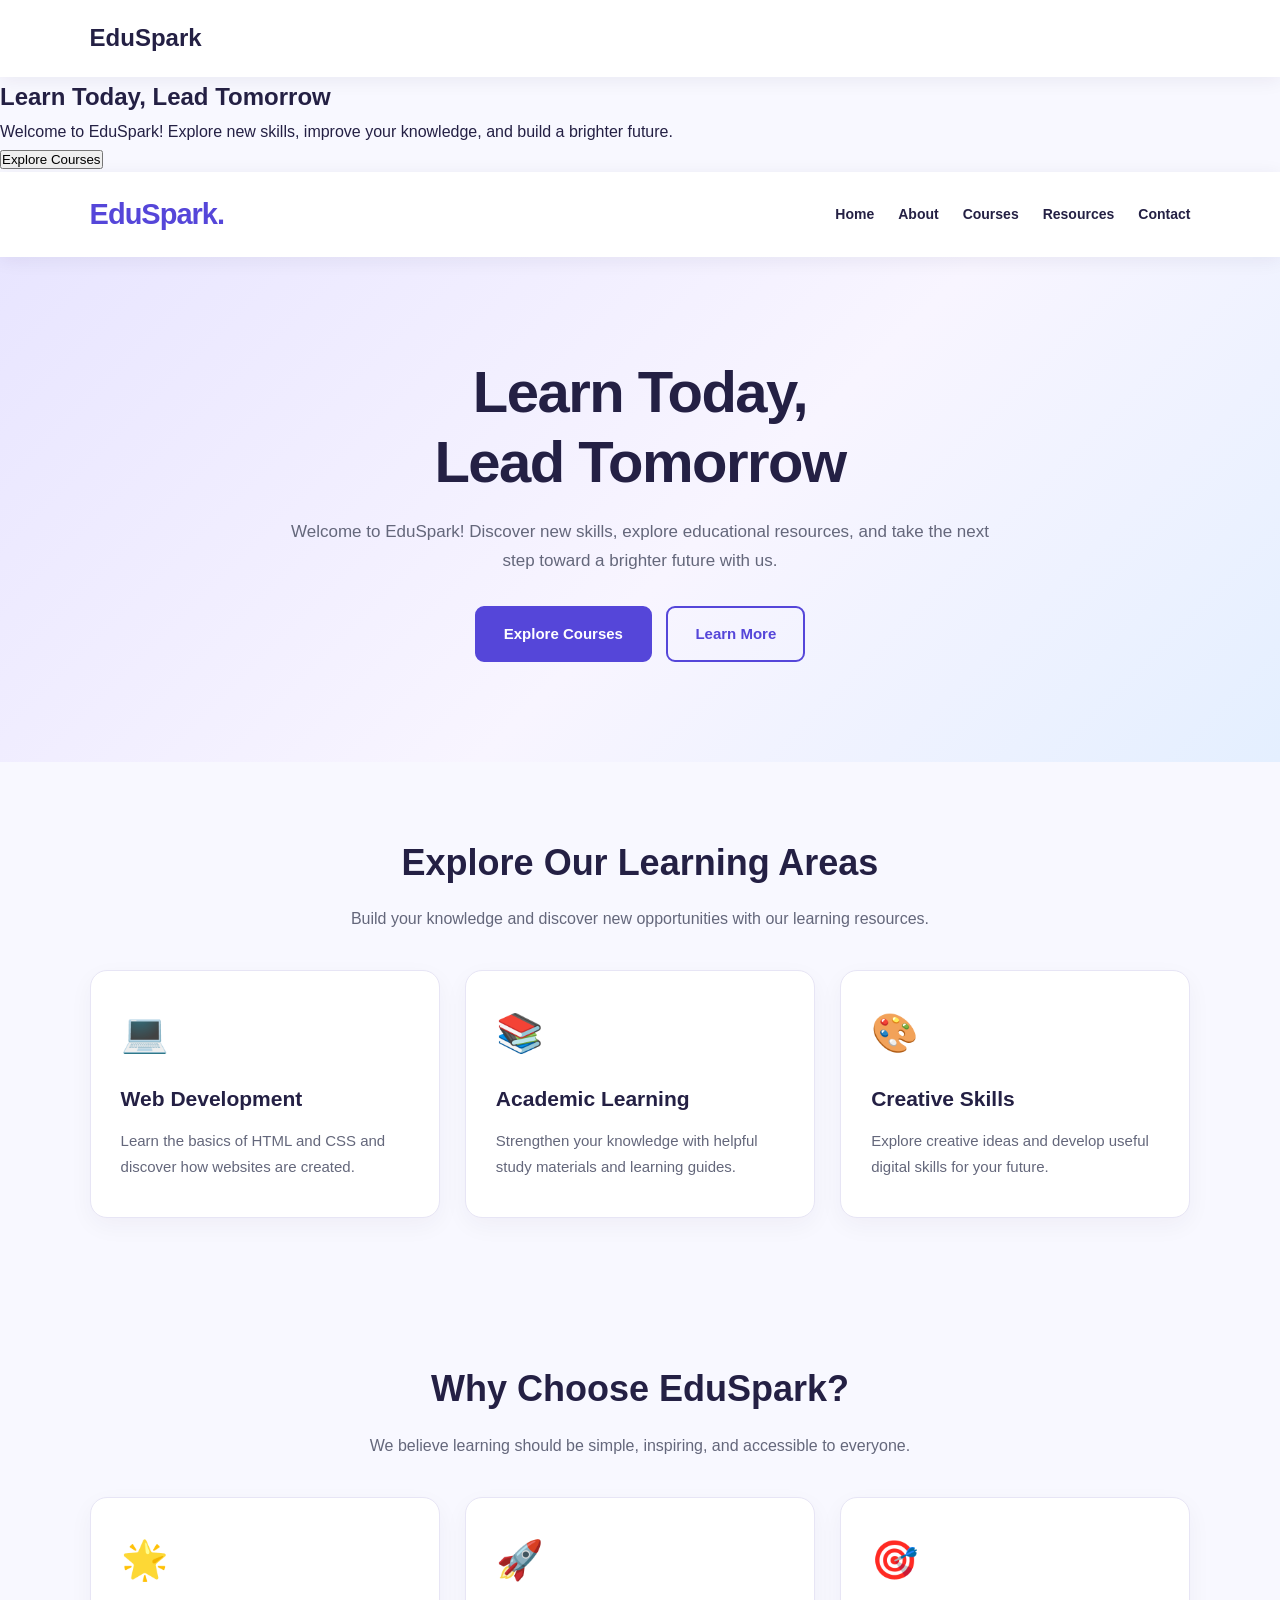
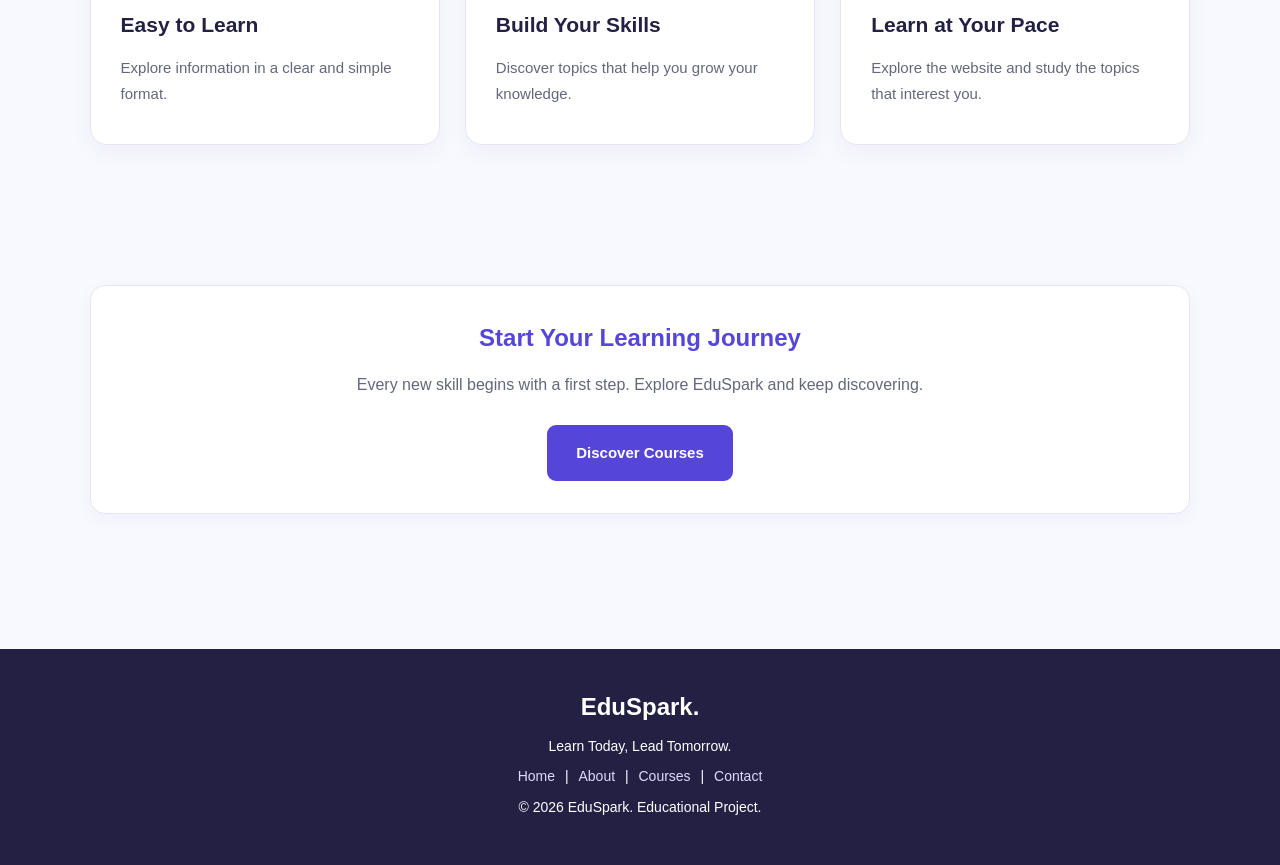
<file: index.html>
<!DOCTYPE html>
<html lang="en">
<head>
    <meta charset="UTF-8">
    <meta name="viewport" content="width=device-width, initial-scale=1.0">
    <title>EduSpark - Home</title>
    <link rel="stylesheet" href="style.css">
</head>
<body>

    <header>
        <h2>EduSpark</h2>
    </header>

    <section>
        <h1>Learn Today, Lead Tomorrow</h1>
        <p>
            Welcome to EduSpark! Explore new skills,
            improve your knowledge, and build a brighter future.
        </p>
        <button>Explore Courses</button>
    </section>

</body>
</html>

<!DOCTYPE html>
<html lang="en">
<head>
    <meta charset="UTF-8">
    <meta name="viewport" content="width=device-width, initial-scale=1.0">
    <title>EduSpark | Learn Today, Lead Tomorrow</title>
    <link rel="stylesheet" href="style.css">
</head>
<body>

    <!-- Navigation Bar -->
    <header>
        <a href="index.html" class="logo">EduSpark.</a>

        <nav>
            <a href="index.html">Home</a>
            <a href="about.html">About</a>
            <a href="courses.html">Courses</a>
            <a href="resources.html">Resources</a>
            <a href="contact.html">Contact</a>
        </nav>
    </header>

    <!-- Welcome Section -->
    <section class="hero">
        <h1>Learn Today,<br>Lead Tomorrow</h1>

        <p>
            Welcome to EduSpark! Discover new skills, explore
            educational resources, and take the next step toward
            a brighter future with us.
        </p>

        <a href="courses.html" class="button">Explore Courses</a>
        <a href="about.html" class="button button-light">Learn More</a>
    </section>

    <!-- Courses Section -->
    <section class="section">
        <div class="container">
            <h2 class="section-title">Explore Our Learning Areas</h2>

            <p class="section-intro">
                Build your knowledge and discover new opportunities
                with our learning resources.
            </p>

            <div class="cards">
                <div class="card">
                    <div class="icon">💻</div>
                    <h3>Web Development</h3>
                    <p>
                        Learn the basics of HTML and CSS and discover
                        how websites are created.
                    </p>
                </div>

                <div class="card">
                    <div class="icon">📚</div>
                    <h3>Academic Learning</h3>
                    <p>
                        Strengthen your knowledge with helpful study
                        materials and learning guides.
                    </p>
                </div>

                <div class="card">
                    <div class="icon">🎨</div>
                    <h3>Creative Skills</h3>
                    <p>
                        Explore creative ideas and develop useful
                        digital skills for your future.
                    </p>
                </div>
            </div>
        </div>
    </section>

    <!-- Why Choose Us -->
    <section class="section">
        <div class="container">
            <h2 class="section-title">Why Choose EduSpark?</h2>

            <p class="section-intro">
                We believe learning should be simple, inspiring,
                and accessible to everyone.
            </p>

            <div class="cards">
                <div class="card">
                    <div class="icon">🌟</div>
                    <h3>Easy to Learn</h3>
                    <p>Explore information in a clear and simple format.</p>
                </div>

                <div class="card">
                    <div class="icon">🚀</div>
                    <h3>Build Your Skills</h3>
                    <p>Discover topics that help you grow your knowledge.</p>
                </div>

                <div class="card">
                    <div class="icon">🎯</div>
                    <h3>Learn at Your Pace</h3>
                    <p>Explore the website and study the topics that interest you.</p>
                </div>
            </div>
        </div>
    </section>

    <!-- Call to Action -->
    <section class="section">
        <div class="container">
            <div class="content-box" style="text-align:center;">
                <h2>Start Your Learning Journey</h2>
                <p>
                    Every new skill begins with a first step.
                    Explore EduSpark and keep discovering.
                </p>
                <br>
                <a href="courses.html" class="button">Discover Courses</a>
            </div>
        </div>
    </section>

    <!-- Footer -->
    <footer>
        <h2>EduSpark.</h2>
        <p>Learn Today, Lead Tomorrow.</p>
        <p>
            <a href="index.html">Home</a> |
            <a href="about.html">About</a> |
            <a href="courses.html">Courses</a> |
            <a href="contact.html">Contact</a>
        </p>
        <p>&copy; 2026 EduSpark. Educational Project.</p>
    </footer>

</body>
</html>
</file>
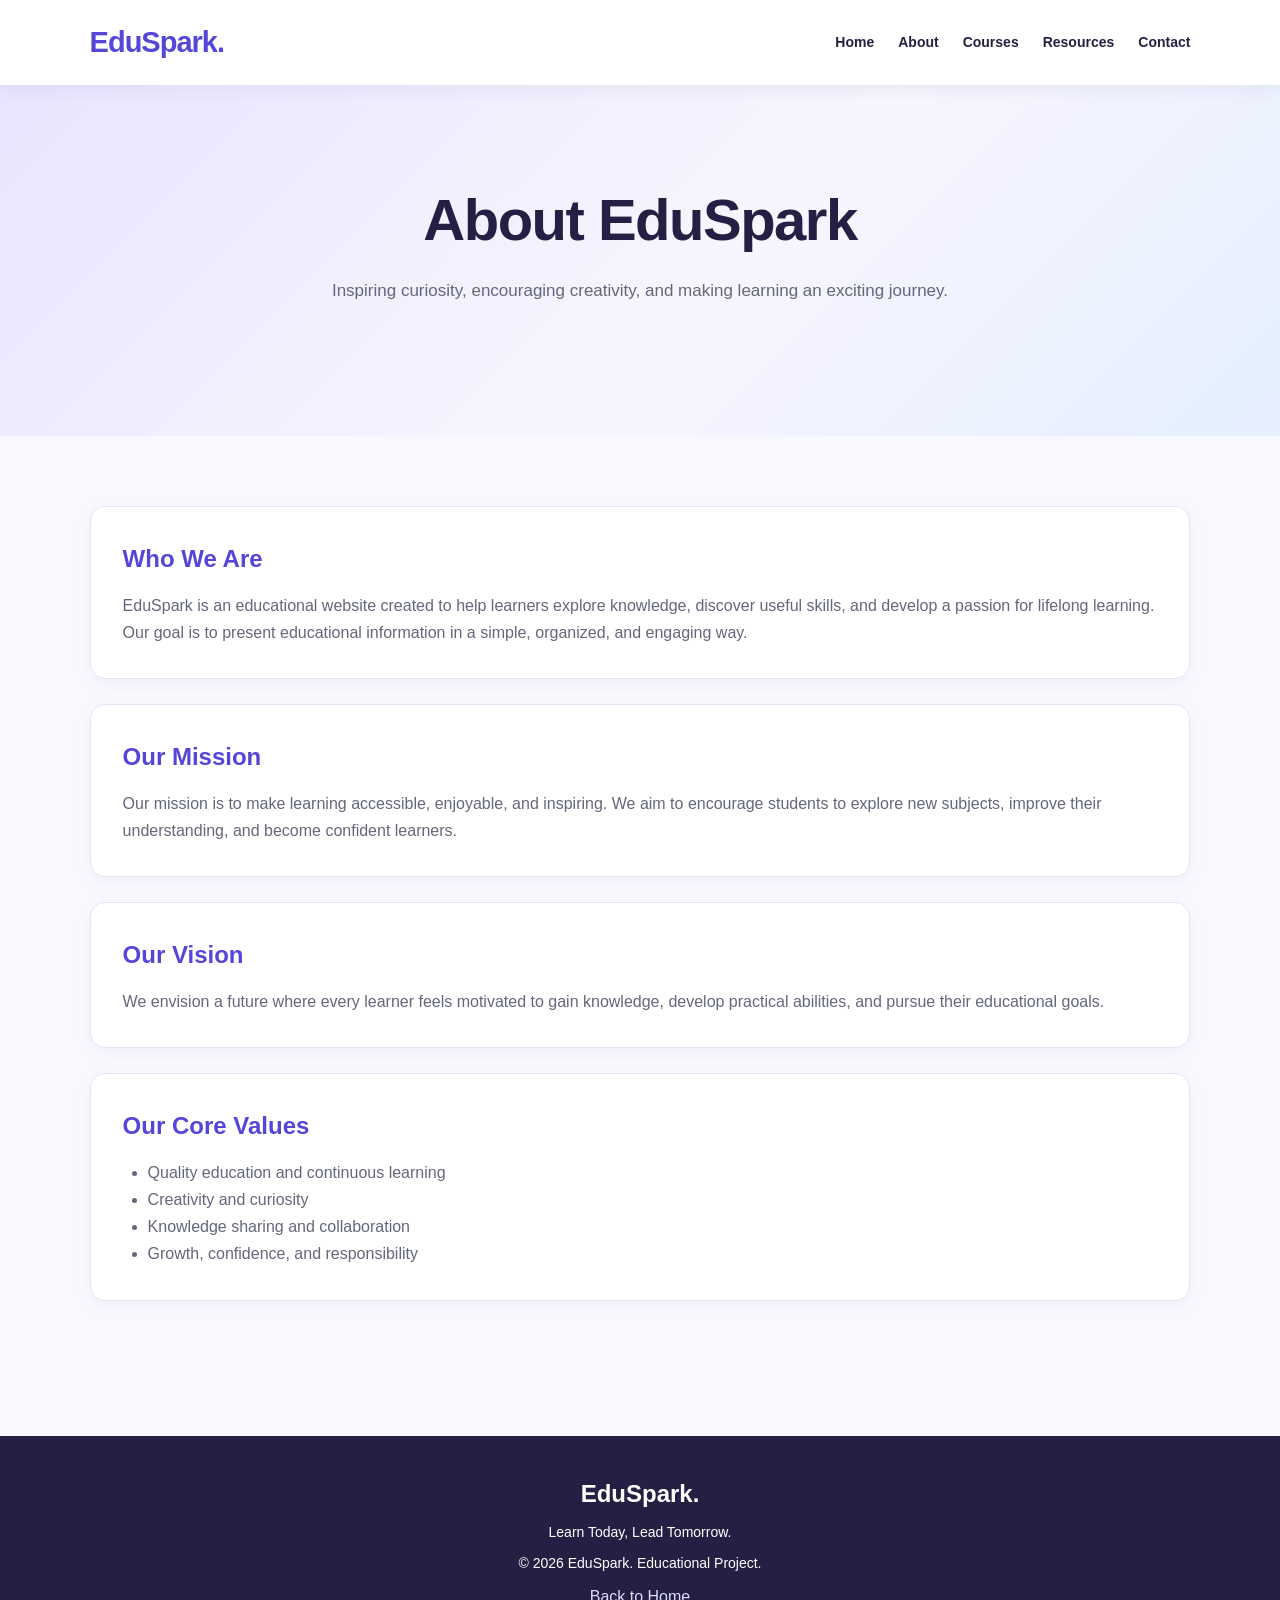
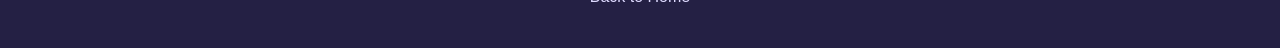
<file: about.html>
<!DOCTYPE html>
<html lang="en">
<head>
    <meta charset="UTF-8">
    <meta name="viewport" content="width=device-width, initial-scale=1.0">
    <title>About Us | EduSpark</title>
    <link rel="stylesheet" href="style.css">
</head>
<body>

    <header>
        <a href="index.html" class="logo">EduSpark.</a>
        <nav>
            <a href="index.html">Home</a>
            <a href="about.html">About</a>
            <a href="courses.html">Courses</a>
            <a href="resources.html">Resources</a>
            <a href="contact.html">Contact</a>
        </nav>
    </header>

    <section class="hero">
        <h1>About EduSpark</h1>
        <p>
            Inspiring curiosity, encouraging creativity,
            and making learning an exciting journey.
        </p>
    </section>

    <section class="section">
        <div class="container">
            <div class="content-box">
                <h2>Who We Are</h2>
                <p>
                    EduSpark is an educational website created to help
                    learners explore knowledge, discover useful skills,
                    and develop a passion for lifelong learning.
                    Our goal is to present educational information
                    in a simple, organized, and engaging way.
                </p>
            </div>

            <div class="content-box">
                <h2>Our Mission</h2>
                <p>
                    Our mission is to make learning accessible,
                    enjoyable, and inspiring. We aim to encourage
                    students to explore new subjects, improve their
                    understanding, and become confident learners.
                </p>
            </div>

            <div class="content-box">
                <h2>Our Vision</h2>
                <p>
                    We envision a future where every learner feels
                    motivated to gain knowledge, develop practical
                    abilities, and pursue their educational goals.
                </p>
            </div>

            <div class="content-box">
                <h2>Our Core Values</h2>
                <ul>
                    <li>Quality education and continuous learning</li>
                    <li>Creativity and curiosity</li>
                    <li>Knowledge sharing and collaboration</li>
                    <li>Growth, confidence, and responsibility</li>
                </ul>
            </div>
        </div>
    </section>

    <footer>
        <h2>EduSpark.</h2>
        <p>Learn Today, Lead Tomorrow.</p>
        <p>&copy; 2026 EduSpark. Educational Project.</p>
        <a href="index.html">Back to Home</a>
    </footer>

</body>
</html>
</file>
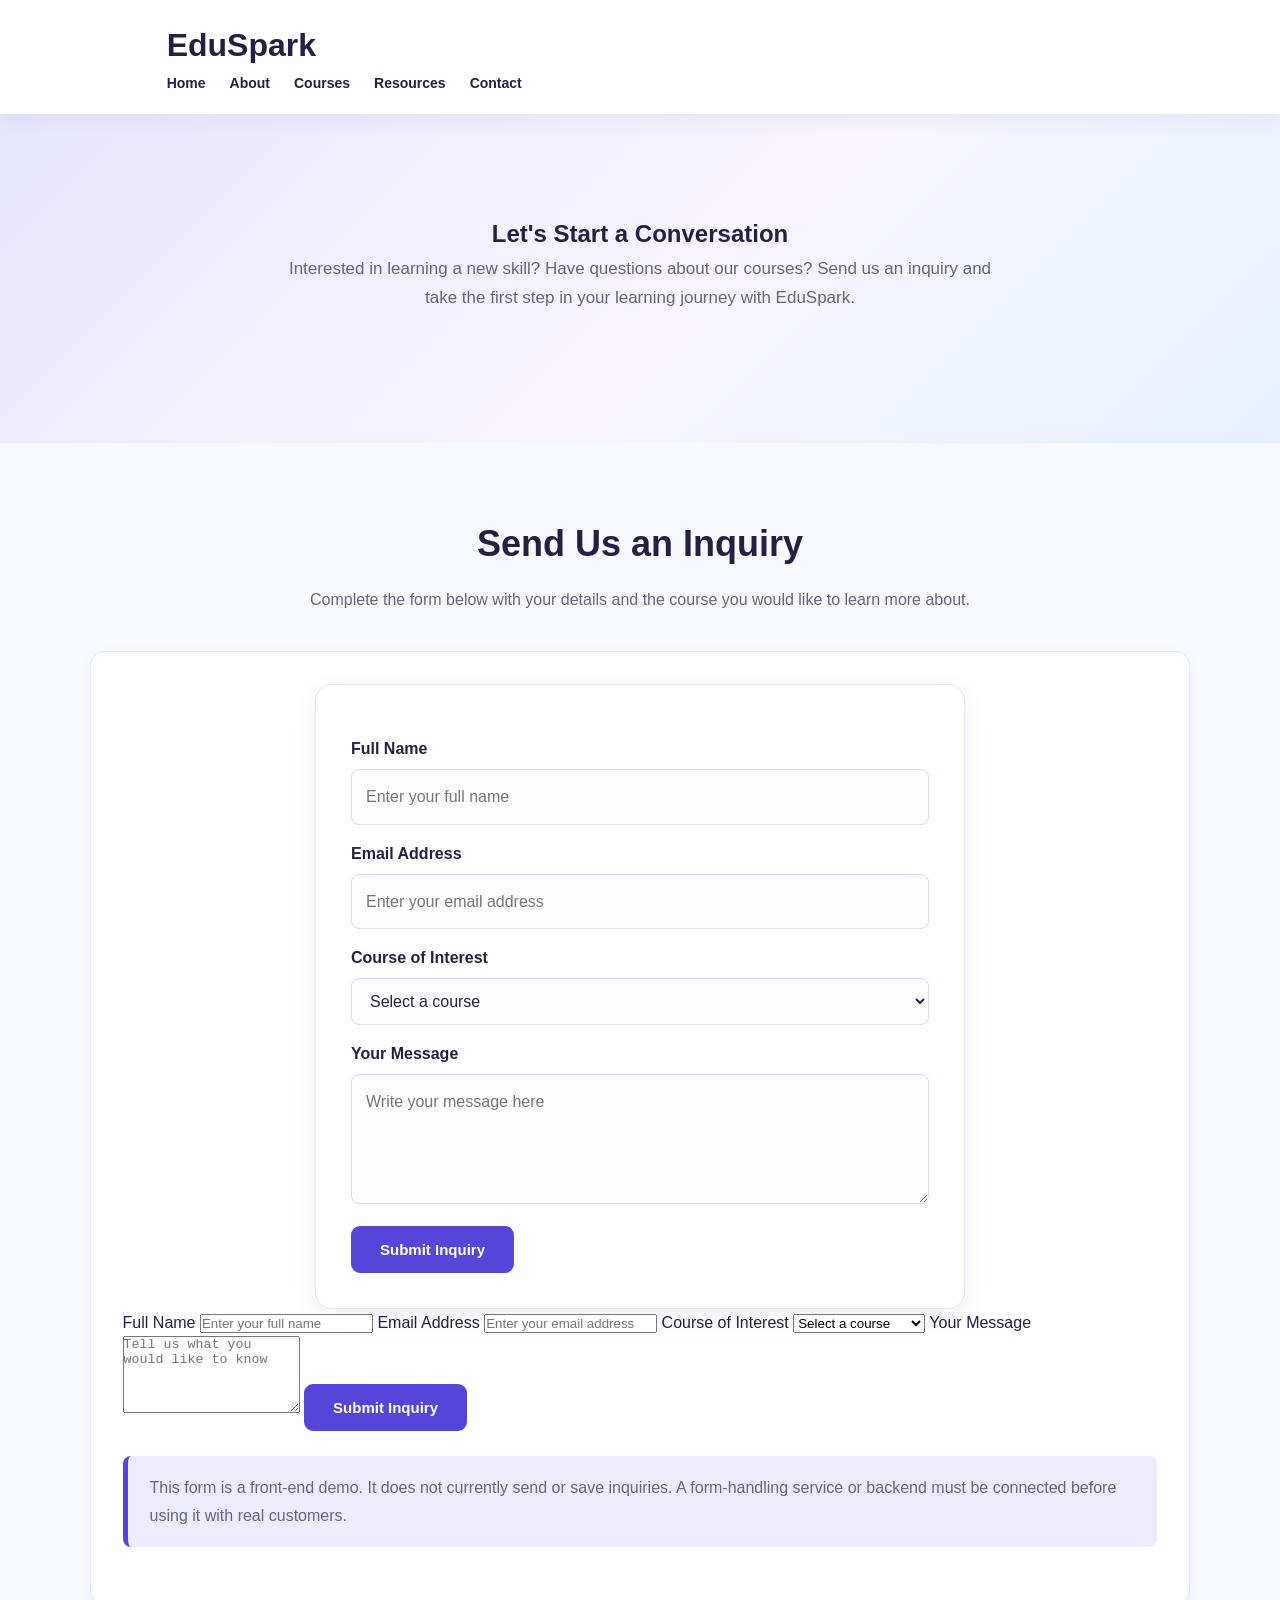
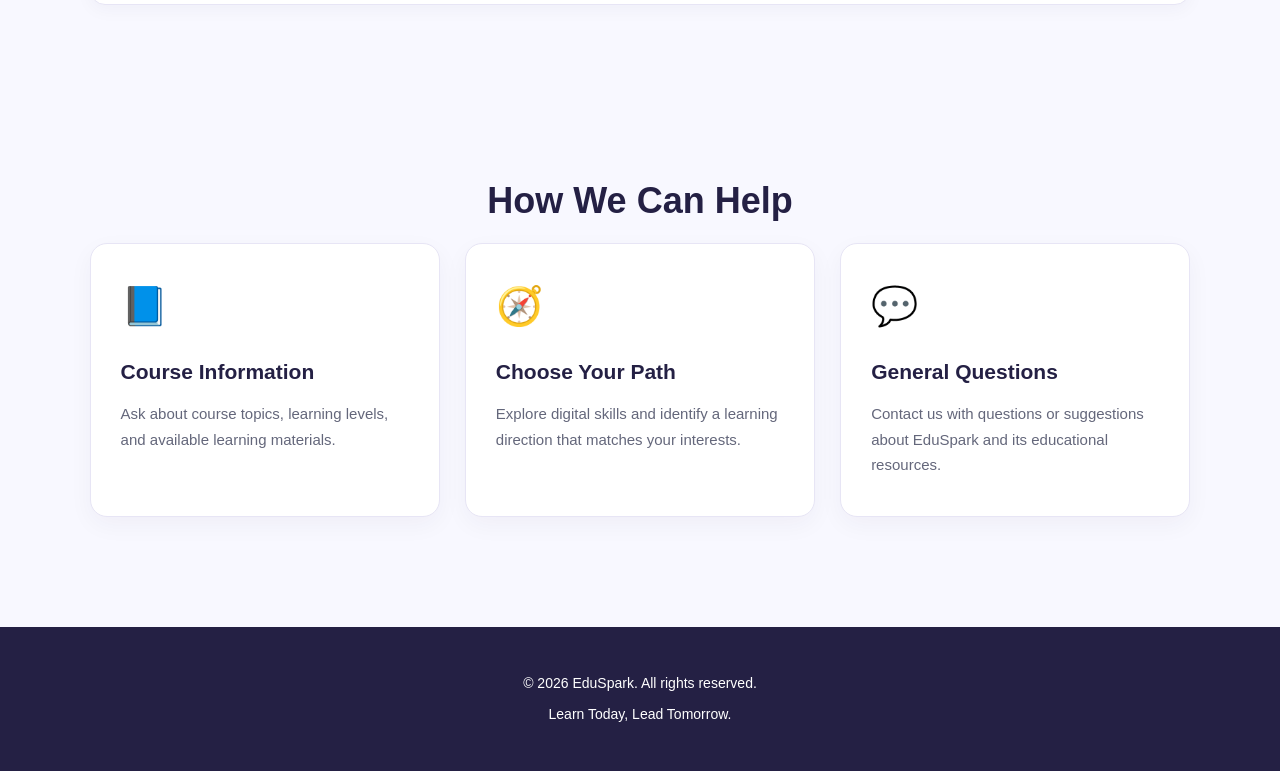
<file: contact.html>
<!DOCTYPE html>
<html lang="en">
<head>
    <meta charset="UTF-8">
    <meta name="viewport" content="width=device-width, initial-scale=1.0">
    <title>Contact EduSpark | Course Inquiries</title>
    <meta name="description" content="Contact EduSpark to ask questions about our online learning courses and educational resources.">
    <link rel="stylesheet" href="style.css">
</head>
<body>
    <script>
  const params = new URLSearchParams(window.location.search);
  const course = params.get("course");
  const courseSelect = document.getElementById("course");

  if (course && courseSelect) {
    const matchingOption = Array.from(courseSelect.options).find(
      option => option.value.toLowerCase() === course.toLowerCase()
    );

    if (matchingOption) {
      courseSelect.value = matchingOption.value;
    }
  }
</script>

<header>
    <div class="container">
        <h1>EduSpark</h1>
        <nav>
            <a href="index.html">Home</a>
            <a href="about.html">About</a>
            <a href="courses.html">Courses</a>
            <a href="resources.html">Resources</a>
            <a href="contact.html">Contact</a>
        </nav>
    </div>
</header>

<section class="hero">
    <div class="container">
        <h2>Let's Start a Conversation</h2>
        <p>
            Interested in learning a new skill? Have questions about our
            courses? Send us an inquiry and take the first step in your
            learning journey with EduSpark.
        </p>
    </div>
</section>

<section class="section">
    <div class="container">
        <h2 class="section-title">Send Us an Inquiry</h2>
        <p class="section-intro">
            Complete the form below with your details and the course
            you would like to learn more about.
        </p>

        <div class="content-box">
            
<form action="https://formsubmit.co/Malikzadizidi378@gmail.com" method="POST">
    <input type="hidden" name="_subject" value="New EduSpark Course Inquiry">
    <input type="hidden" name="_template" value="table">

    <label for="name">Full Name</label>
    <input type="text" id="name" name="name" placeholder="Enter your full name" required>

    <label for="email">Email Address</label>
    <input type="email" id="email" name="email" placeholder="Enter your email address" required>

    <label for="course">Course of Interest</label>
    <select id="course" name="course" required>
        <option value="">Select a course</option>
        <option value="Web Development">Web Development</option>
        <option value="Computer Basics">Computer Basics</option>
        <option value="Graphic Design">Graphic Design</option>
        <option value="Digital Marketing">Digital Marketing</option>
        <option value="Other Inquiry">Other Inquiry</option>
    </select>

    <label for="message">Your Message</label>
    <textarea id="message" name="message" placeholder="Write your message here" required></textarea>

    <button type="submit" class="button">Submit Inquiry</button>
</form>

                <label for="name">Full Name</label>
                <input
                    type="text"
                    id="name"
                    name="name"
                    placeholder="Enter your full name"
                    autocomplete="name"
                    required
                >

                <label for="email">Email Address</label>
                <input
                    type="email"
                    id="email"
                    name="email"
                    placeholder="Enter your email address"
                    autocomplete="email"
                    required
                >

                <label for="course">Course of Interest</label>
                <select id="course" name="course" required>
                    <option value="">Select a course</option>
                    <option value="Web Development">Web Development</option>
                    <option value="Computer Basics">Computer Basics</option>
                    <option value="Graphic Design">Graphic Design</option>
                    <option value="Digital Marketing">Digital Marketing</option>
                    <option value="Other">Other Inquiry</option>
                </select>

                <label for="message">Your Message</label>
                <textarea
                    id="message"
                    name="message"
                    rows="5"
                    placeholder="Tell us what you would like to know"
                    required
                ></textarea>

                <button type="submit" class="button">Submit Inquiry</button>
            </form>
            
<p class="notice">
    This form is a front-end demo. It does not currently send
    or save inquiries. A form-handling service or backend must
    be connected before using it with real customers.
</p>
        </div>
    </div>
</section>

<section class="section">
    <div class="container">
        <h2 class="section-title">How We Can Help</h2>

        <div class="cards">
            <div class="card">
                <div class="icon">📘</div>
                <h3>Course Information</h3>
                <p>
                    Ask about course topics, learning levels, and
                    available learning materials.
                </p>
            </div>

            <div class="card">
                <div class="icon">🧭</div>
                <h3>Choose Your Path</h3>
                <p>
                    Explore digital skills and identify a learning
                    direction that matches your interests.
                </p>
            </div>

            <div class="card">
                <div class="icon">💬</div>
                <h3>General Questions</h3>
                <p>
                    Contact us with questions or suggestions about
                    EduSpark and its educational resources.
                </p>
            </div>
        </div>
    </div>
</section>

<footer>
    <div class="container">
        <p>&copy; 2026 EduSpark. All rights reserved.</p>
        <p>Learn Today, Lead Tomorrow.</p>
    </div>
</footer>

<script>
document.addEventListener("DOMContentLoaded", function () {
    const params = new URLSearchParams(window.location.search);
    const course = params.get("course");
    const courseSelect = document.getElementById("course");

    if (course && courseSelect) {
        const matchingOption = Array.from(courseSelect.options).find(
            option => option.value.toLowerCase() === course.toLowerCase()
        );

        if (matchingOption) {
            courseSelect.value = matchingOption.value;
        }
    }
});
</script>

</body>
</html>
</file>
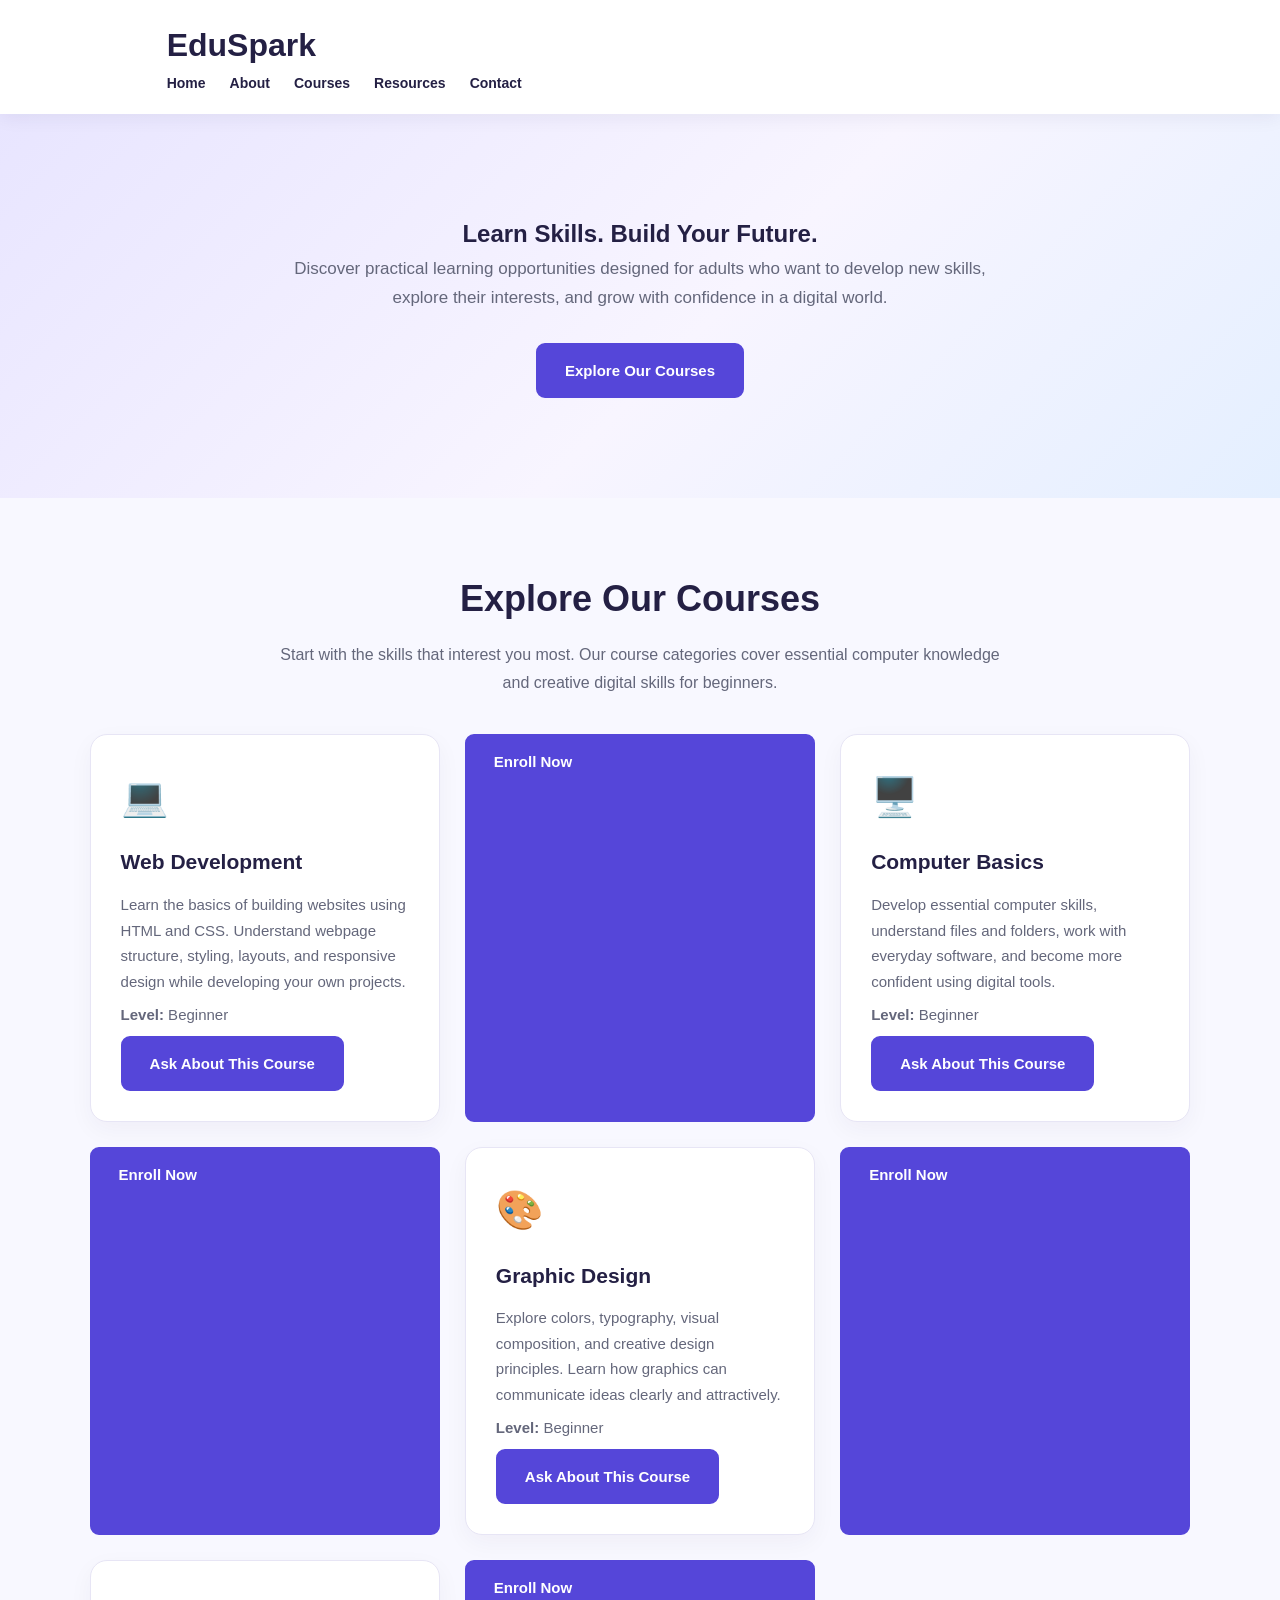
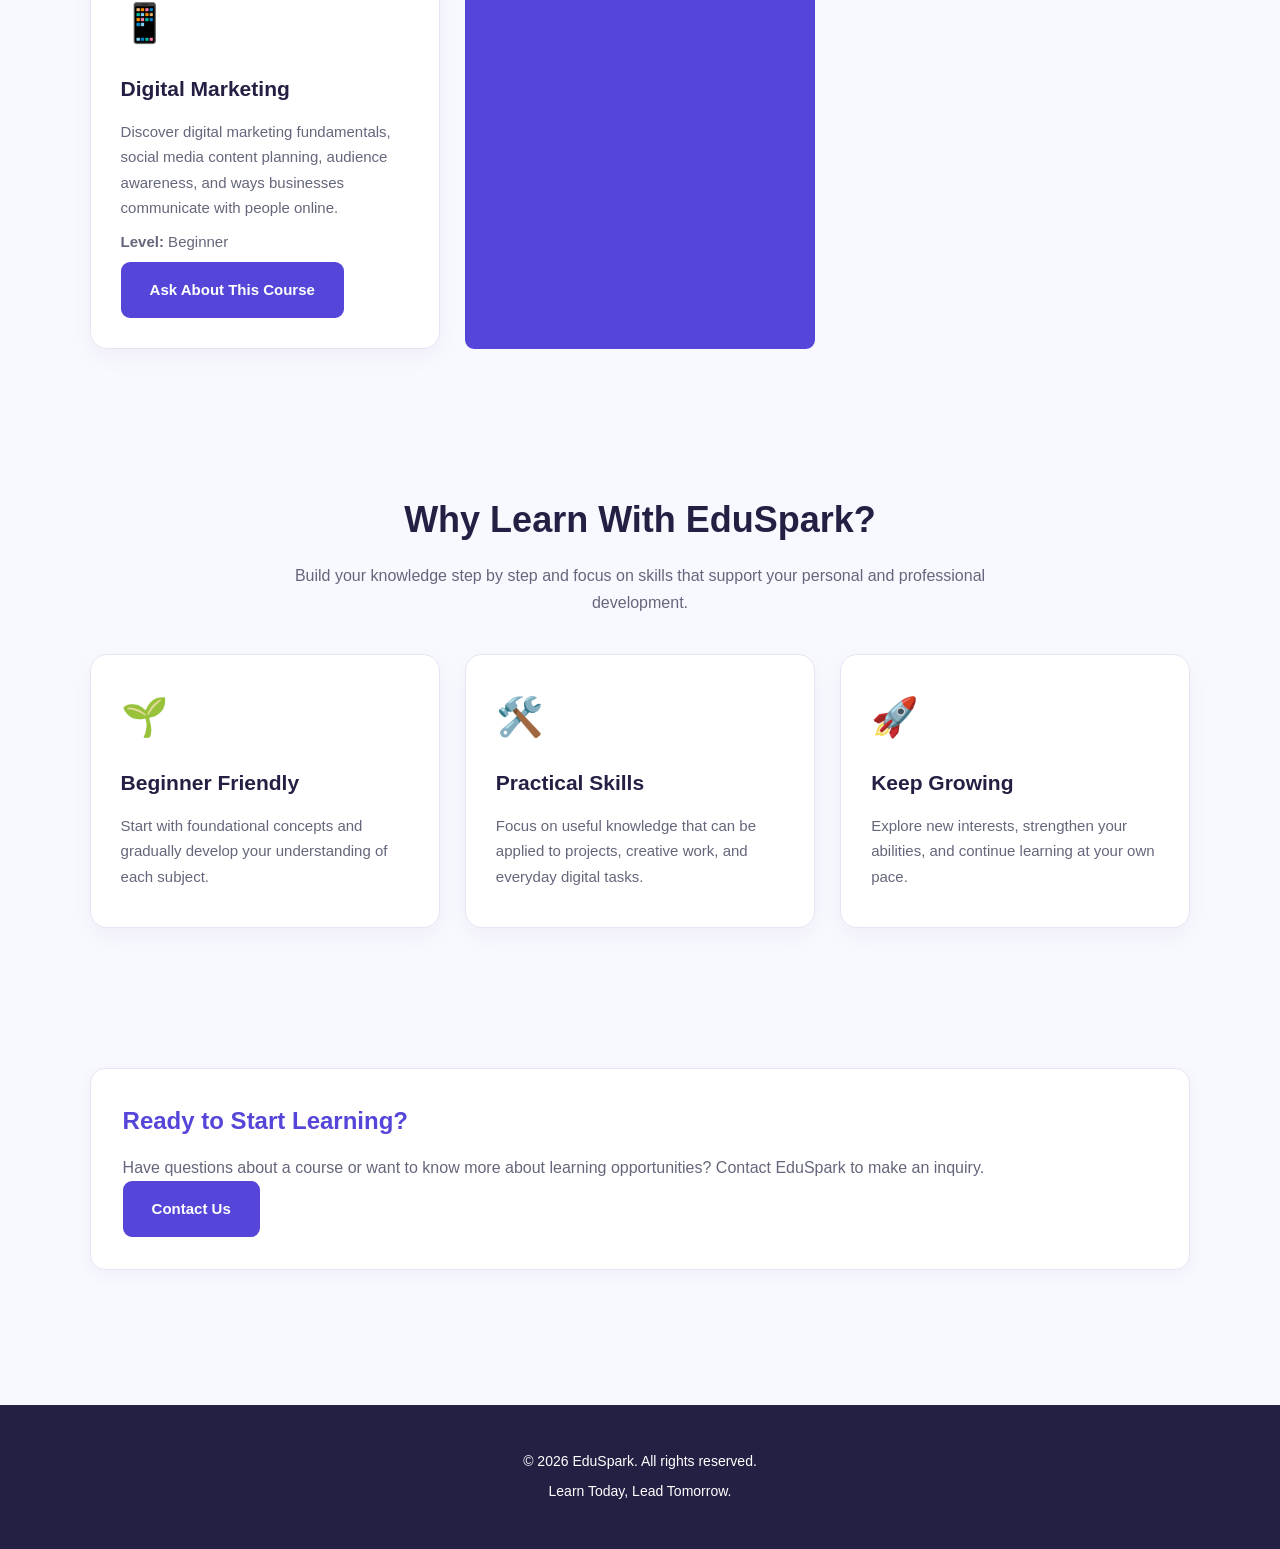
<file: courses.html>
<!DOCTYPE html>
<html lang="en">
<head>
    <meta charset="UTF-8">
    <meta name="viewport" content="width=device-width, initial-scale=1.0">
    <title>Our Courses | EduSpark</title>
    <meta name="description" content="Explore practical online courses in web development, computer basics, graphic design and digital marketing at EduSpark.">
    <link rel="stylesheet" href="style.css">
</head>
<body>

<header>
    <div class="container">
        <h1>EduSpark</h1>
        <nav>
            <a href="index.html">Home</a>
            <a href="about.html">About</a>
            <a href="courses.html">Courses</a>
            <a href="resources.html">Resources</a>
            <a href="contact.html">Contact</a>
        </nav>
    </div>
</header>

<section class="hero">
    <div class="container">
        <h2>Learn Skills. Build Your Future.</h2>
        <p>
            Discover practical learning opportunities designed for adults
            who want to develop new skills, explore their interests, and
            grow with confidence in a digital world.
        </p>
        <a href="#course-list" class="button">Explore Our Courses</a>
    </div>
</section>

<section class="section" id="course-list">
    <div class="container">
        <h2 class="section-title">Explore Our Courses</h2>
        <p class="section-intro">
            Start with the skills that interest you most. Our course
            categories cover essential computer knowledge and creative
            digital skills for beginners.
        </p>

        <div class="cards">

            <div class="card">
                <div class="icon">💻</div>
                <h3>Web Development</h3>
                <p>
                    Learn the basics of building websites using HTML and CSS.
                    Understand webpage structure, styling, layouts, and
                    responsive design while developing your own projects.
                </p>
                <p><strong>Level:</strong> Beginner</p>
                <a href="contact.html" class="button">Ask About This Course</a>
            </div>
            
<a href="contact.html?course=Web%20Development" class="button">Enroll Now</a>

            <div class="card">
                <div class="icon">🖥️</div>
                <h3>Computer Basics</h3>
                <p>
                    Develop essential computer skills, understand files and
                    folders, work with everyday software, and become more
                    confident using digital tools.
                </p>
                <p><strong>Level:</strong> Beginner</p>
                <a href="contact.html" class="button">Ask About This Course</a>
            </div>

<a href="contact.html?course=Computer%20Basics" class="button">Enroll Now</a>

            <div class="card">
                <div class="icon">🎨</div>
                <h3>Graphic Design</h3>
                <p>
                    Explore colors, typography, visual composition, and
                    creative design principles. Learn how graphics can
                    communicate ideas clearly and attractively.
                </p>
                <p><strong>Level:</strong> Beginner</p>
                <a href="contact.html" class="button">Ask About This Course</a>
            </div>
            
<a href="contact.html?course=Graphic%20Design" class="button">Enroll Now</a>


            <div class="card">
                <div class="icon">📱</div>
                <h3>Digital Marketing</h3>
                <p>
                    Discover digital marketing fundamentals, social media
                    content planning, audience awareness, and ways businesses
                    communicate with people online.
                </p>
                <p><strong>Level:</strong> Beginner</p>
                <a href="contact.html" class="button">Ask About This Course</a>
            </div>

<a href="contact.html?course=Digital%20Marketing" class="button">Enroll Now</a>

        </div>
    </div>
</section>

<section class="section">
    <div class="container">
        <h2 class="section-title">Why Learn With EduSpark?</h2>
        <p class="section-intro">
            Build your knowledge step by step and focus on skills that
            support your personal and professional development.
        </p>

        <div class="cards">
            <div class="card">
                <div class="icon">🌱</div>
                <h3>Beginner Friendly</h3>
                <p>
                    Start with foundational concepts and gradually develop
                    your understanding of each subject.
                </p>
            </div>

            <div class="card">
                <div class="icon">🛠️</div>
                <h3>Practical Skills</h3>
                <p>
                    Focus on useful knowledge that can be applied to
                    projects, creative work, and everyday digital tasks.
                </p>
            </div>

            <div class="card">
                <div class="icon">🚀</div>
                <h3>Keep Growing</h3>
                <p>
                    Explore new interests, strengthen your abilities,
                    and continue learning at your own pace.
                </p>
            </div>
        </div>
    </div>
</section>

<section class="section">
    <div class="container">
        <div class="content-box">
            <h2>Ready to Start Learning?</h2>
            <p>
                Have questions about a course or want to know more about
                learning opportunities? Contact EduSpark to make an inquiry.
            </p>
            <a href="contact.html" class="button">Contact Us</a>
        </div>
    </div>
</section>

<footer>
    <div class="container">
        <p>&copy; 2026 EduSpark. All rights reserved.</p>
        <p>Learn Today, Lead Tomorrow.</p>
    </div>
</footer>

</body>
</html>
</file>
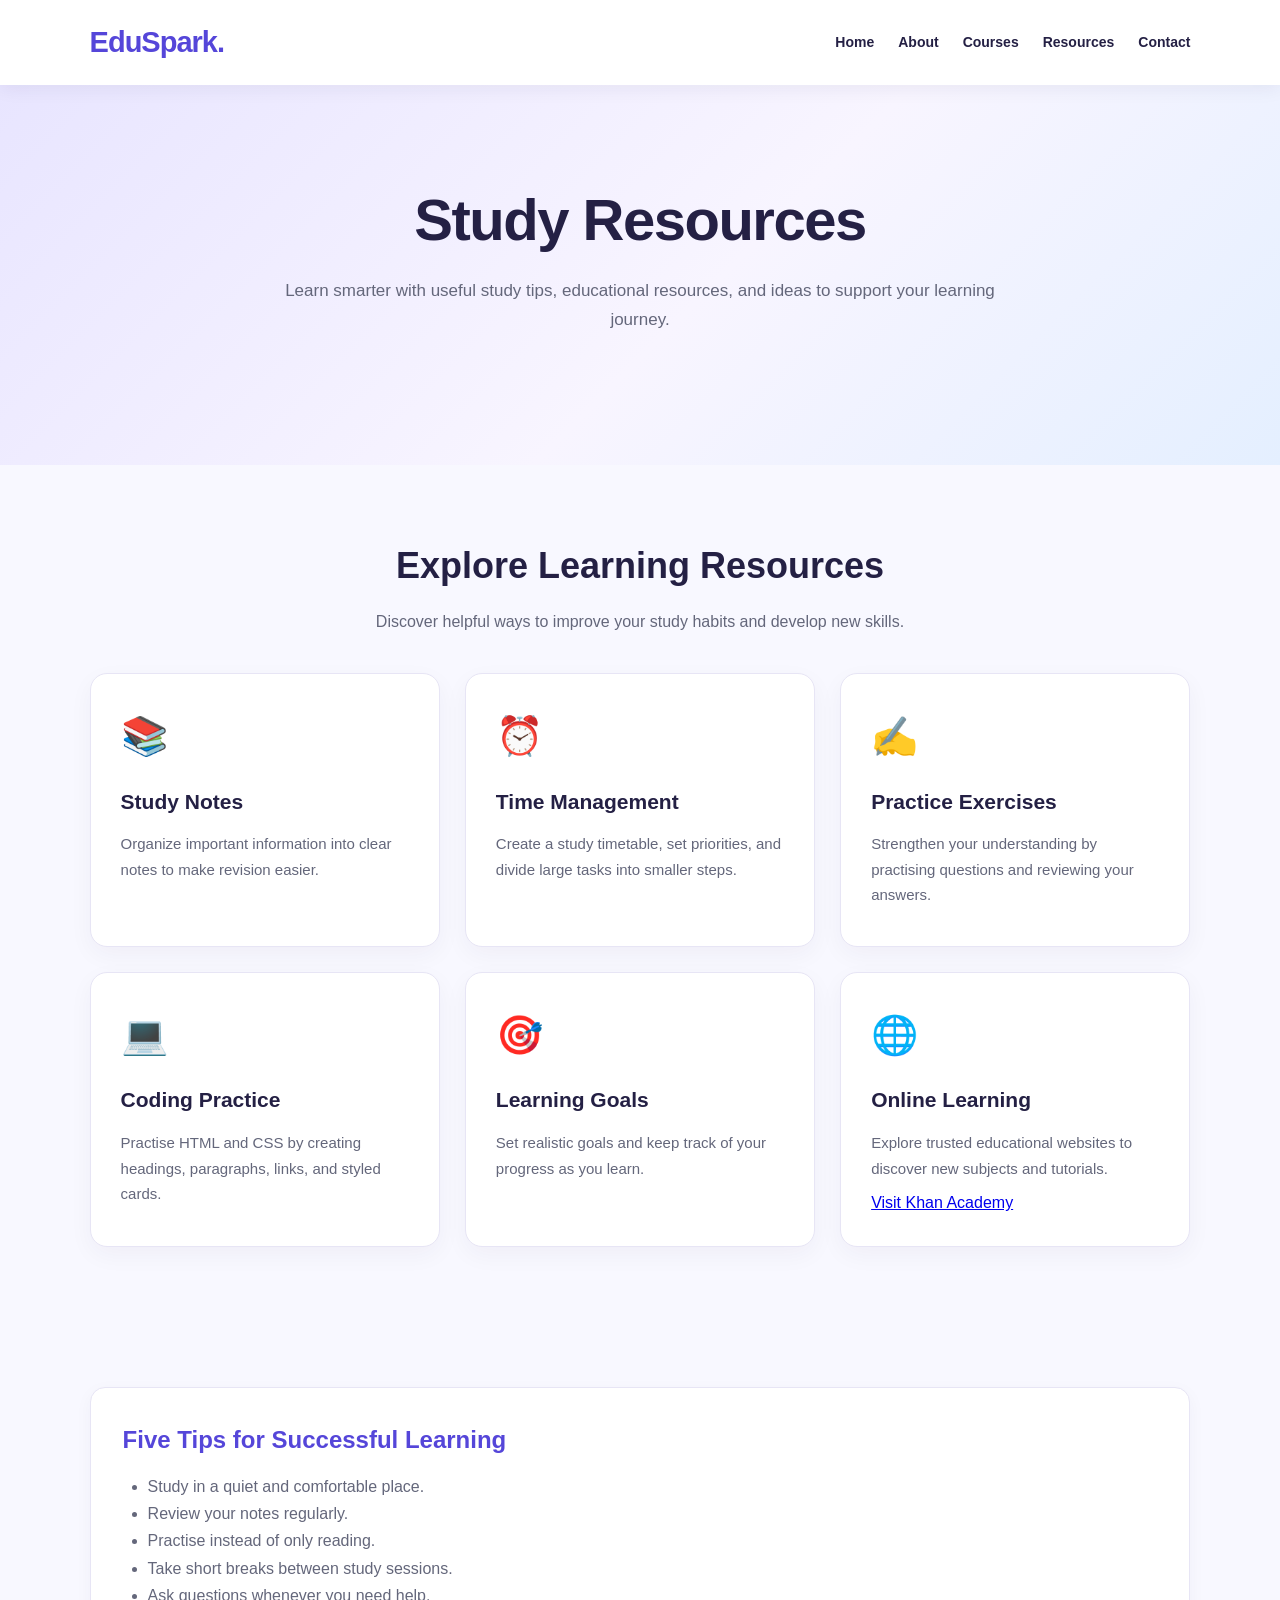
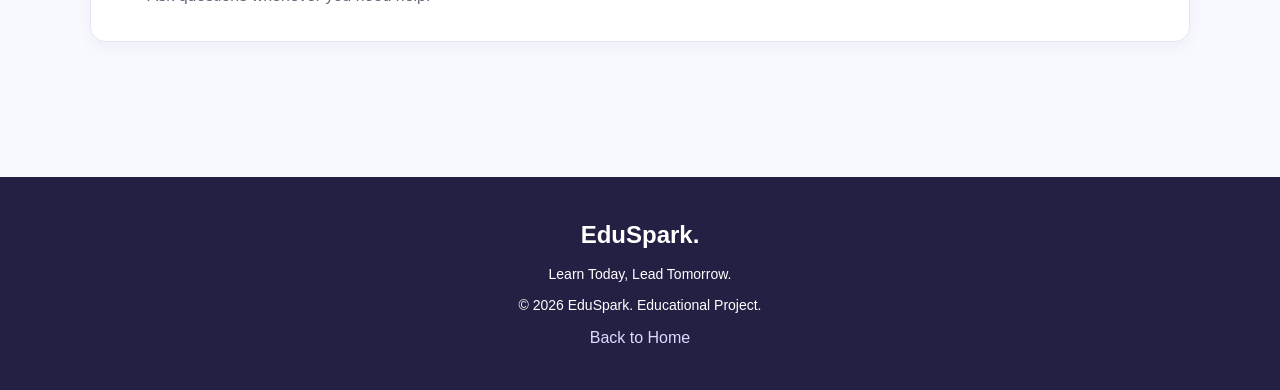
<file: resources.html>
<!DOCTYPE html>
<html lang="en">
<head>
    <meta charset="UTF-8">
    <meta name="viewport" content="width=device-width, initial-scale=1.0">
    <title>Study Resources | EduSpark</title>
    <link rel="stylesheet" href="style.css">
</head>
<body>

<header>
    <a href="index.html" class="logo">EduSpark.</a>
    <nav>
        <a href="index.html">Home</a>
        <a href="about.html">About</a>
        <a href="courses.html">Courses</a>
        <a href="resources.html">Resources</a>
        <a href="contact.html">Contact</a>
    </nav>
</header>

<section class="hero">
    <h1>Study Resources</h1>
    <p>
        Learn smarter with useful study tips, educational
        resources, and ideas to support your learning journey.
    </p>
</section>

<main class="container">

    <section class="section">
        <h2 class="section-title">Explore Learning Resources</h2>
        <p class="section-intro">
            Discover helpful ways to improve your study habits
            and develop new skills.
        </p>

        <div class="cards">

            <div class="card">
                <div class="icon">📚</div>
                <h3>Study Notes</h3>
                <p>
                    Organize important information into clear
                    notes to make revision easier.
                </p>
            </div>

            <div class="card">
                <div class="icon">⏰</div>
                <h3>Time Management</h3>
                <p>
                    Create a study timetable, set priorities,
                    and divide large tasks into smaller steps.
                </p>
            </div>

            <div class="card">
                <div class="icon">✍️</div>
                <h3>Practice Exercises</h3>
                <p>
                    Strengthen your understanding by practising
                    questions and reviewing your answers.
                </p>
            </div>

            <div class="card">
                <div class="icon">💻</div>
                <h3>Coding Practice</h3>
                <p>
                    Practise HTML and CSS by creating headings,
                    paragraphs, links, and styled cards.
                </p>
            </div>

            <div class="card">
                <div class="icon">🎯</div>
                <h3>Learning Goals</h3>
                <p>
                    Set realistic goals and keep track of
                    your progress as you learn.
                </p>
            </div>

            <div class="card">
                <div class="icon">🌐</div>
                <h3>Online Learning</h3>
                <p>
                    Explore trusted educational websites
                    to discover new subjects and tutorials.
                </p>
                <a href="https://www.khanacademy.org/"
                   target="_blank"
                   rel="noopener noreferrer">
                    Visit Khan Academy
                </a>
            </div>

        </div>
    </section>

    <section class="section">
        <div class="content-box">
            <h2>Five Tips for Successful Learning</h2>
            <ul>
                <li>Study in a quiet and comfortable place.</li>
                <li>Review your notes regularly.</li>
                <li>Practise instead of only reading.</li>
                <li>Take short breaks between study sessions.</li>
                <li>Ask questions whenever you need help.</li>
            </ul>
        </div>
    </section>

</main>

<footer>
    <h2>EduSpark.</h2>
    <p>Learn Today, Lead Tomorrow.</p>
    <p>&copy; 2026 EduSpark. Educational Project.</p>
    <a href="index.html">Back to Home</a>
</footer>

</body>
</html>
</file>
<file: style.css>
/* =================================
   EduSpark - Professional CSS
   ================================= */

* {
    margin: 0;
    padding: 0;
    box-sizing: border-box;
}

:root {
    --primary: #5546d9;
    --primary-dark: #382aab;
    --light-purple: #eeebff;
    --dark: #242044;
    --text: #64677b;
    --white: #ffffff;
    --background: #f8f8ff;
    --border: #e7e5f5;
}

html {
    scroll-behavior: smooth;
}

body {
    font-family: "Segoe UI", Arial, sans-serif;
    background: var(--background);
    color: var(--dark);
    line-height: 1.7;
}

/* Navigation bar */

header {
    width: 100%;
    padding: 18px 7%;
    background: var(--white);
    display: flex;
    align-items: center;
    justify-content: space-between;
    flex-wrap: wrap;
    gap: 15px;
    box-shadow: 0 3px 18px rgba(36, 32, 68, 0.07);
    position: relative;
    z-index: 10;
}

.logo {
    font-size: 29px;
    font-weight: 800;
    color: var(--primary);
    text-decoration: none;
    letter-spacing: -1px;
}

nav {
    display: flex;
    align-items: center;
    flex-wrap: wrap;
    gap: 24px;
}

nav a {
    color: var(--dark);
    text-decoration: none;
    font-size: 14px;
    font-weight: 600;
    transition: color 0.3s ease;
}

nav a:hover {
    color: var(--primary);
}

/* Hero section */

.hero {
    padding: 100px 7%;
    text-align: center;
    background: linear-gradient(
        135deg,
        #e8e5ff 0%,
        #f8f5ff 55%,
        #e4efff 100%
    );
}

.hero h1 {
    max-width: 900px;
    margin: 0 auto 22px;
    color: var(--dark);
    font-size: clamp(34px, 5vw, 58px);
    font-weight: 800;
    line-height: 1.2;
    letter-spacing: -1.5px;
}

.hero p {
    max-width: 720px;
    margin: 0 auto 30px;
    color: var(--text);
    font-size: 17px;
}

/* Buttons */

.button {
    display: inline-block;
    padding: 13px 27px;
    background: var(--primary);
    color: var(--white);
    text-decoration: none;
    border: 2px solid var(--primary);
    border-radius: 9px;
    font-family: inherit;
    font-size: 15px;
    font-weight: 700;
    cursor: pointer;
    transition: all 0.3s ease;
}

.button:hover {
    background: var(--primary-dark);
    border-color: var(--primary-dark);
    transform: translateY(-2px);
}

.button-light {
    background: transparent;
    color: var(--primary);
    margin-left: 10px;
}

.button-light:hover {
    background: var(--primary);
    color: var(--white);
}

/* Main content */

.container {
    width: 86%;
    max-width: 1200px;
    margin: 0 auto;
}

.section {
    padding: 70px 0;
}

.section-title {
    margin-bottom: 12px;
    color: var(--dark);
    font-size: clamp(26px, 3vw, 36px);
    font-weight: 800;
    text-align: center;
}

.section-intro {
    max-width: 720px;
    margin: 0 auto 38px;
    color: var(--text);
    text-align: center;
}

/* Course and feature cards */

.cards {
    display: grid;
    grid-template-columns: repeat(3, minmax(0, 1fr));
    gap: 25px;
}

.card {
    padding: 30px;
    background: var(--white);
    border: 1px solid var(--border);
    border-radius: 17px;
    box-shadow: 0 8px 25px rgba(36, 32, 68, 0.045);
    transition: transform 0.3s ease,
                box-shadow 0.3s ease;
}

.card:hover {
    transform: translateY(-6px);
    box-shadow: 0 15px 32px rgba(85, 70, 217, 0.12);
}

.card h3 {
    margin-bottom: 12px;
    color: var(--dark);
    font-size: 21px;
}

.card p {
    margin-bottom: 8px;
    color: var(--text);
    font-size: 15px;
}

.icon {
    margin-bottom: 15px;
    font-size: 38px;
}

/* About and other content boxes */

.content-box {
    margin-bottom: 25px;
    padding: 32px;
    background: var(--white);
    border: 1px solid var(--border);
    border-radius: 15px;
    box-shadow: 0 5px 18px rgba(36, 32, 68, 0.04);
}

.content-box h2 {
    margin-bottom: 12px;
    color: var(--primary);
}

.content-box p {
    color: var(--text);
}

.content-box ul {
    padding-left: 25px;
    color: var(--text);
}

/* Forms */

form {
    width: 100%;
    max-width: 650px;
    margin: 0 auto;
    padding: 35px;
    background: var(--white);
    border: 1px solid var(--border);
    border-radius: 17px;
    box-shadow: 0 8px 28px rgba(36, 32, 68, 0.07);
}

form label {
    display: block;
    margin: 15px 0 7px;
    color: var(--dark);
    font-weight: 700;
}

form input,
form select,
form textarea {
    display: block;
    width: 100%;
    padding: 13px 14px;
    color: var(--dark);
    background: #fdfdff;
    border: 1px solid #dcd9ee;
    border-radius: 8px;
    font: inherit;
}

form input:focus,
form select:focus,
form textarea:focus {
    outline: 2px solid #c4bcff;
    border-color: var(--primary);
}

form textarea {
    min-height: 130px;
    resize: vertical;
}

form .button {
    margin-top: 22px;
}

/* Information message */

.notice {
    margin: 25px auto;
    padding: 18px 22px;
    background: var(--light-purple);
    border-left: 5px solid var(--primary);
    border-radius: 8px;
    color: var(--dark);
}

/* Footer */

footer {
    margin-top: 40px;
    padding: 38px 7%;
    background: #242044;
    color: var(--white);
    text-align: center;
}

footer p {
    margin: 7px 0;
    font-size: 14px;
}

footer a {
    margin: 0 6px;
    color: #dedaff;
    text-decoration: none;
}

footer a:hover {
    color: var(--white);
    text-decoration: underline;
}

/* Responsive design */

@media (max-width: 900px) {
    header {
        flex-direction: column;
    }

    nav {
        justify-content: center;
        gap: 15px;
    }

    .cards {
        grid-template-columns: repeat(2, minmax(0, 1fr));
    }

    .hero {
        padding: 75px 6%;
    }
}

@media (max-width: 600px) {
    .cards {
        grid-template-columns: 1fr;
    }

    .container {
        width: 90%;
    }

    .section {
        padding: 45px 0;
    }

    .hero {
        padding: 60px 5%;
    }

    .hero p {
        font-size: 15px;
    }

    nav {
        gap: 10px 14px;
    }

    nav a {
        font-size: 13px;
    }

    .card,
    .content-box {
        padding: 23px;
    }

    form {
        padding: 22px;
    }

    .button-light {
        margin: 10px 0 0;
    }
}
</file>
